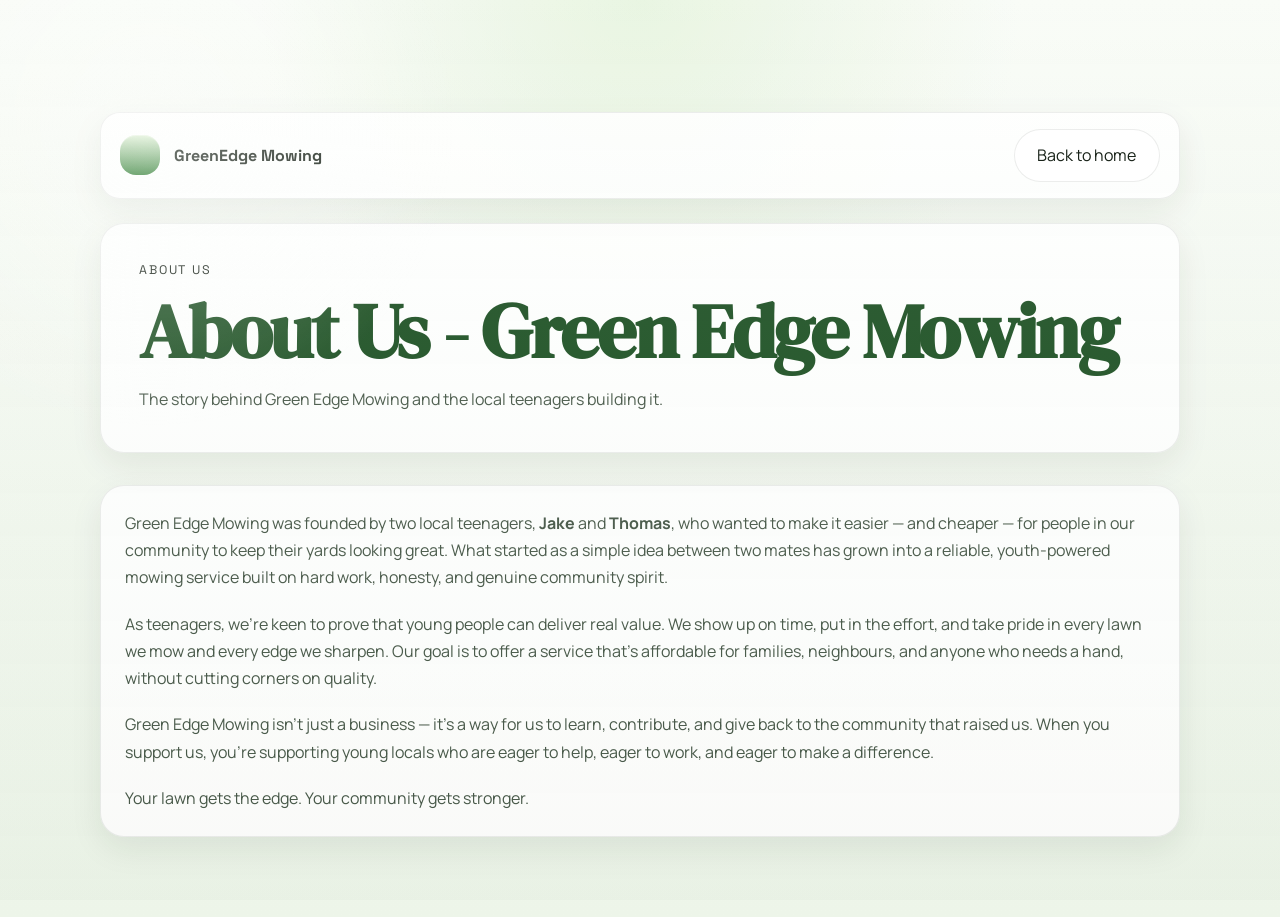
<file: about.html>
<!DOCTYPE html>
<html lang="en">
<head>
    <meta charset="UTF-8">
    <meta name="viewport" content="width=device-width, initial-scale=1.0">
    <title>About Us - Green Edge Mowing</title>
    <meta name="description" content="Learn about the creators of Green Edge Mowing.">
    <link rel="shortcut icon" href="profile%20pic.png" type="image/png">
    <link rel="icon" type="image/png" href="profile%20pic.png">
    <link rel="apple-touch-icon" href="profile%20pic.png">
    <link rel="preconnect" href="https://fonts.googleapis.com">
    <link rel="preconnect" href="https://fonts.gstatic.com" crossorigin>
    <link href="https://fonts.googleapis.com/css2?family=DM+Serif+Display:ital@0;1&family=Manrope:wght@400;500;600;700;800&family=Space+Grotesk:wght@500;700&display=swap" rel="stylesheet">
    <link rel="stylesheet" href="styles.css">
</head>
<body class="pricing-page-body">
    <div class="pricing-page-shell">
        <header class="pricing-page-header">
            <div class="pricing-page-topbar">
                <div class="pricing-page-brand">
                    <span class="brand-mark" aria-hidden="true"></span>
                    <strong>GreenEdge Mowing</strong>
                </div>
                <a class="button button-ghost" href="index.html">Back to home</a>
            </div>

            <section class="pricing-hero-card">
                <p class="pricing-page-eyebrow">About us</p>
                <h1 class="pricing-page-title">About Us - Green Edge Mowing</h1>
                <p class="pricing-page-intro">The story behind Green Edge Mowing and the local teenagers building it.</p>
            </section>
        </header>

        <main>
            <section class="pricing-tier-card">
                <p class="pricing-tier-copy">Green Edge Mowing was founded by two local teenagers, <strong><a href="jake.html">Jake</a></strong> and <strong><a href="thomas.html">Thomas</a></strong>, who wanted to make it easier — and cheaper — for people in our community to keep their yards looking great. What started as a simple idea between two mates has grown into a reliable, youth-powered mowing service built on hard work, honesty, and genuine community spirit.</p>
                <p class="pricing-tier-copy">As teenagers, we’re keen to prove that young people can deliver real value. We show up on time, put in the effort, and take pride in every lawn we mow and every edge we sharpen. Our goal is to offer a service that’s affordable for families, neighbours, and anyone who needs a hand, without cutting corners on quality.</p>
                <p class="pricing-tier-copy">Green Edge Mowing isn’t just a business — it’s a way for us to learn, contribute, and give back to the community that raised us. When you support us, you’re supporting young locals who are eager to help, eager to work, and eager to make a difference.</p>
                <p class="pricing-tier-copy">Your lawn gets the edge. Your community gets stronger.</p>
            </section>
        </main>
    </div>
</body>
</html>
</file>
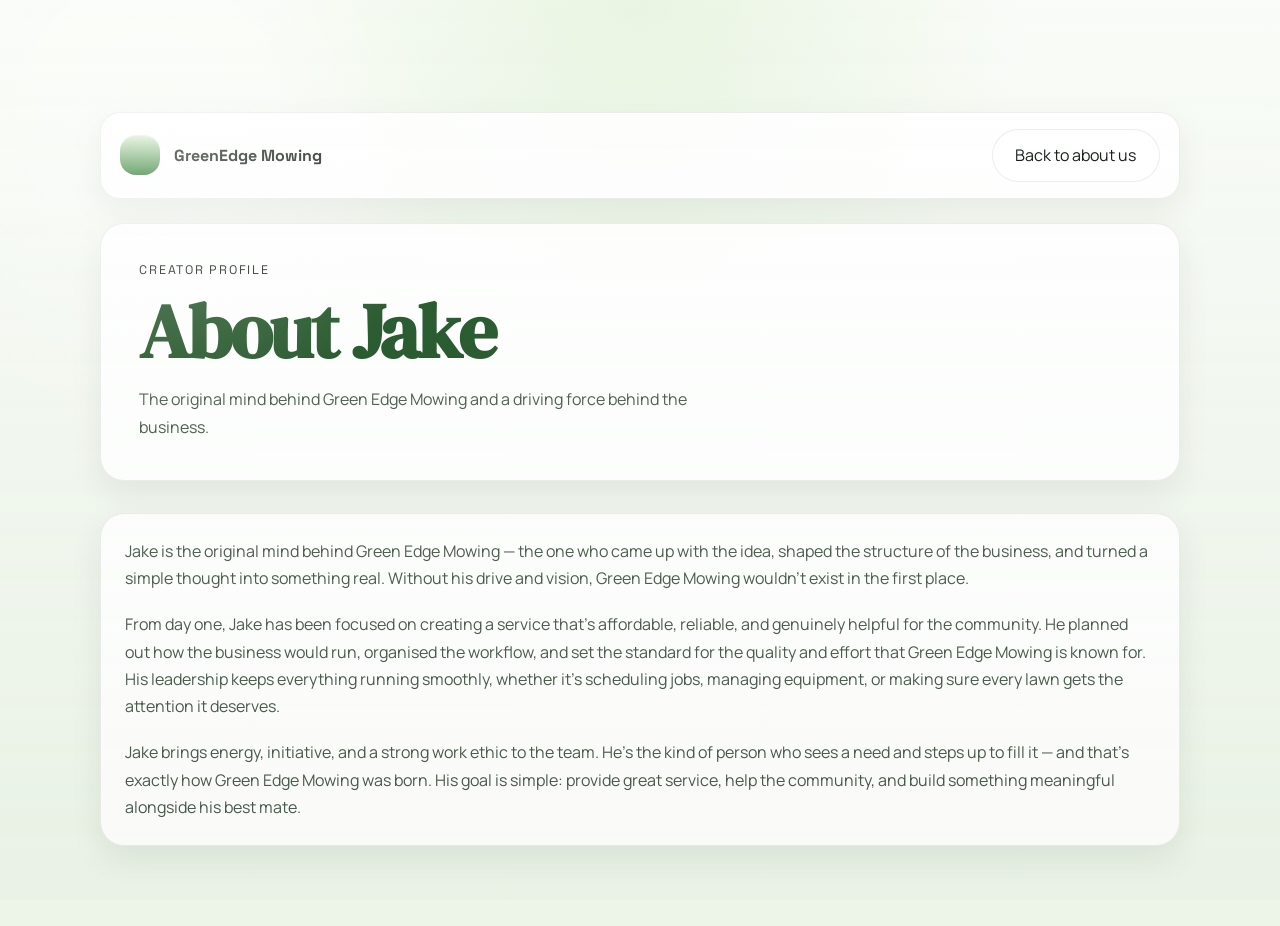
<file: jake.html>
<!DOCTYPE html>
<html lang="en">
<head>
    <meta charset="UTF-8">
    <meta name="viewport" content="width=device-width, initial-scale=1.0">
    <title>About Jake</title>
    <meta name="description" content="Learn more about Jake from Green Edge Mowing.">
    <link rel="shortcut icon" href="profile%20pic.png" type="image/png">
    <link rel="icon" type="image/png" href="profile%20pic.png">
    <link rel="apple-touch-icon" href="profile%20pic.png">
    <link rel="preconnect" href="https://fonts.googleapis.com">
    <link rel="preconnect" href="https://fonts.gstatic.com" crossorigin>
    <link href="https://fonts.googleapis.com/css2?family=DM+Serif+Display:ital@0;1&family=Manrope:wght@400;500;600;700;800&family=Space+Grotesk:wght@500;700&display=swap" rel="stylesheet">
    <link rel="stylesheet" href="styles.css">
</head>
<body class="pricing-page-body">
    <div class="pricing-page-shell">
        <header class="pricing-page-header">
            <div class="pricing-page-topbar">
                <div class="pricing-page-brand">
                    <span class="brand-mark" aria-hidden="true"></span>
                    <strong>GreenEdge Mowing</strong>
                </div>
                <a class="button button-ghost" href="about.html">Back to about us</a>
            </div>

            <section class="pricing-hero-card">
                <p class="pricing-page-eyebrow">Creator profile</p>
                <h1 class="pricing-page-title">About Jake</h1>
                <p class="pricing-page-intro">The original mind behind Green Edge Mowing and a driving force behind the business.</p>
            </section>
        </header>

        <main>
            <section class="pricing-tier-card">
                <p class="pricing-tier-copy">Jake is the original mind behind Green Edge Mowing — the one who came up with the idea, shaped the structure of the business, and turned a simple thought into something real. Without his drive and vision, Green Edge Mowing wouldn’t exist in the first place.</p>
                <p class="pricing-tier-copy">From day one, Jake has been focused on creating a service that’s affordable, reliable, and genuinely helpful for the community. He planned out how the business would run, organised the workflow, and set the standard for the quality and effort that Green Edge Mowing is known for. His leadership keeps everything running smoothly, whether it’s scheduling jobs, managing equipment, or making sure every lawn gets the attention it deserves.</p>
                <p class="pricing-tier-copy">Jake brings energy, initiative, and a strong work ethic to the team. He’s the kind of person who sees a need and steps up to fill it — and that’s exactly how Green Edge Mowing was born. His goal is simple: provide great service, help the community, and build something meaningful alongside his best mate.</p>
            </section>
        </main>
    </div>
</body>
</html>
</file>
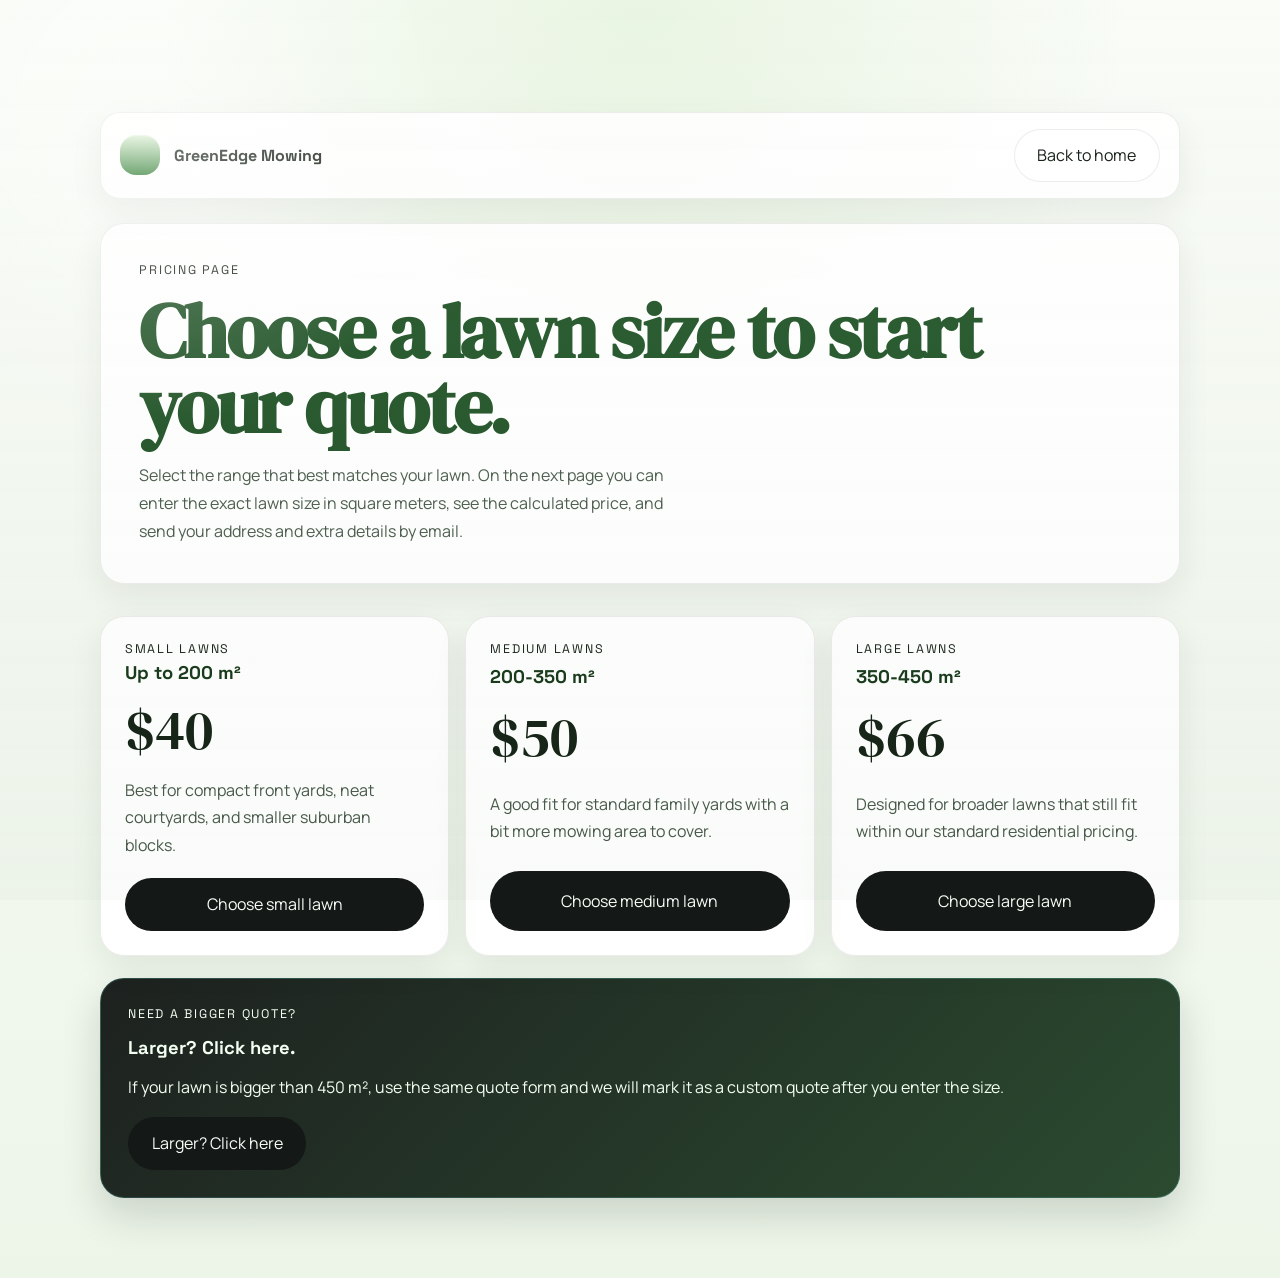
<file: pricing.html>
<!DOCTYPE html>
<html lang="en">
<head>
    <meta charset="UTF-8">
    <meta name="viewport" content="width=device-width, initial-scale=1.0">
    <title>GreenEdge Mowing Pricing</title>
    <meta name="description" content="Choose your lawn size and continue to an instant GreenEdge Mowing quote form.">
    <link rel="shortcut icon" href="profile%20pic.png" type="image/png">
    <link rel="icon" type="image/png" href="profile%20pic.png">
    <link rel="apple-touch-icon" href="profile%20pic.png">
    <link rel="preconnect" href="https://fonts.googleapis.com">
    <link rel="preconnect" href="https://fonts.gstatic.com" crossorigin>
    <link href="https://fonts.googleapis.com/css2?family=DM+Serif+Display:ital@0;1&family=Manrope:wght@400;500;600;700;800&family=Space+Grotesk:wght@500;700&display=swap" rel="stylesheet">
    <link rel="stylesheet" href="styles.css">
</head>
<body class="pricing-page-body">
    <div class="pricing-page-shell">
        <header class="pricing-page-header">
            <div class="pricing-page-topbar">
                <div class="pricing-page-brand">
                    <span class="brand-mark" aria-hidden="true"></span>
                    <strong>GreenEdge Mowing</strong>
                </div>
                <a class="button button-ghost" href="index.html">Back to home</a>
            </div>

            <section class="pricing-hero-card">
                <p class="pricing-page-eyebrow">Pricing page</p>
                <h1 class="pricing-page-title">Choose a lawn size to start your quote.</h1>
                <p class="pricing-page-intro">Select the range that best matches your lawn. On the next page you can enter the exact lawn size in square meters, see the calculated price, and send your address and extra details by email.</p>
            </section>
        </header>

        <main>
            <section class="pricing-tier-grid" aria-label="Lawn size pricing options">
                <article class="pricing-tier-card">
                    <div class="pricing-tier-header">
                        <p class="pricing-page-eyebrow">Small lawns</p>
                        <h2 class="pricing-tier-name">Up to 200 m²</h2>
                    </div>
                    <p class="pricing-tier-price">$40</p>
                    <p class="pricing-tier-copy">Best for compact front yards, neat courtyards, and smaller suburban blocks.</p>
                    <a class="button button-solid pricing-tier-link" href="quote.html?tier=small">Choose small lawn</a>
                </article>

                <article class="pricing-tier-card">
                    <div class="pricing-tier-header">
                        <p class="pricing-page-eyebrow">Medium lawns</p>
                        <h2 class="pricing-tier-name">200-350 m²</h2>
                    </div>
                    <p class="pricing-tier-price">$50</p>
                    <p class="pricing-tier-copy">A good fit for standard family yards with a bit more mowing area to cover.</p>
                    <a class="button button-solid pricing-tier-link" href="quote.html?tier=medium">Choose medium lawn</a>
                </article>

                <article class="pricing-tier-card">
                    <div class="pricing-tier-header">
                        <p class="pricing-page-eyebrow">Large lawns</p>
                        <h2 class="pricing-tier-name">350-450 m²</h2>
                    </div>
                    <p class="pricing-tier-price">$66</p>
                    <p class="pricing-tier-copy">Designed for broader lawns that still fit within our standard residential pricing.</p>
                    <a class="button button-solid pricing-tier-link" href="quote.html?tier=large">Choose large lawn</a>
                </article>
            </section>

            <section class="pricing-larger-cta" aria-label="Larger lawn option">
                <p class="pricing-page-eyebrow">Need a bigger quote?</p>
                <h2 class="pricing-tier-name">Larger? Click here.</h2>
                <p class="pricing-tier-copy">If your lawn is bigger than 450 m², use the same quote form and we will mark it as a custom quote after you enter the size.</p>
                <a class="button button-solid pricing-larger-link" href="quote.html?tier=custom">Larger? Click here</a>
            </section>
        </main>
    </div>
</body>
</html>
</file>
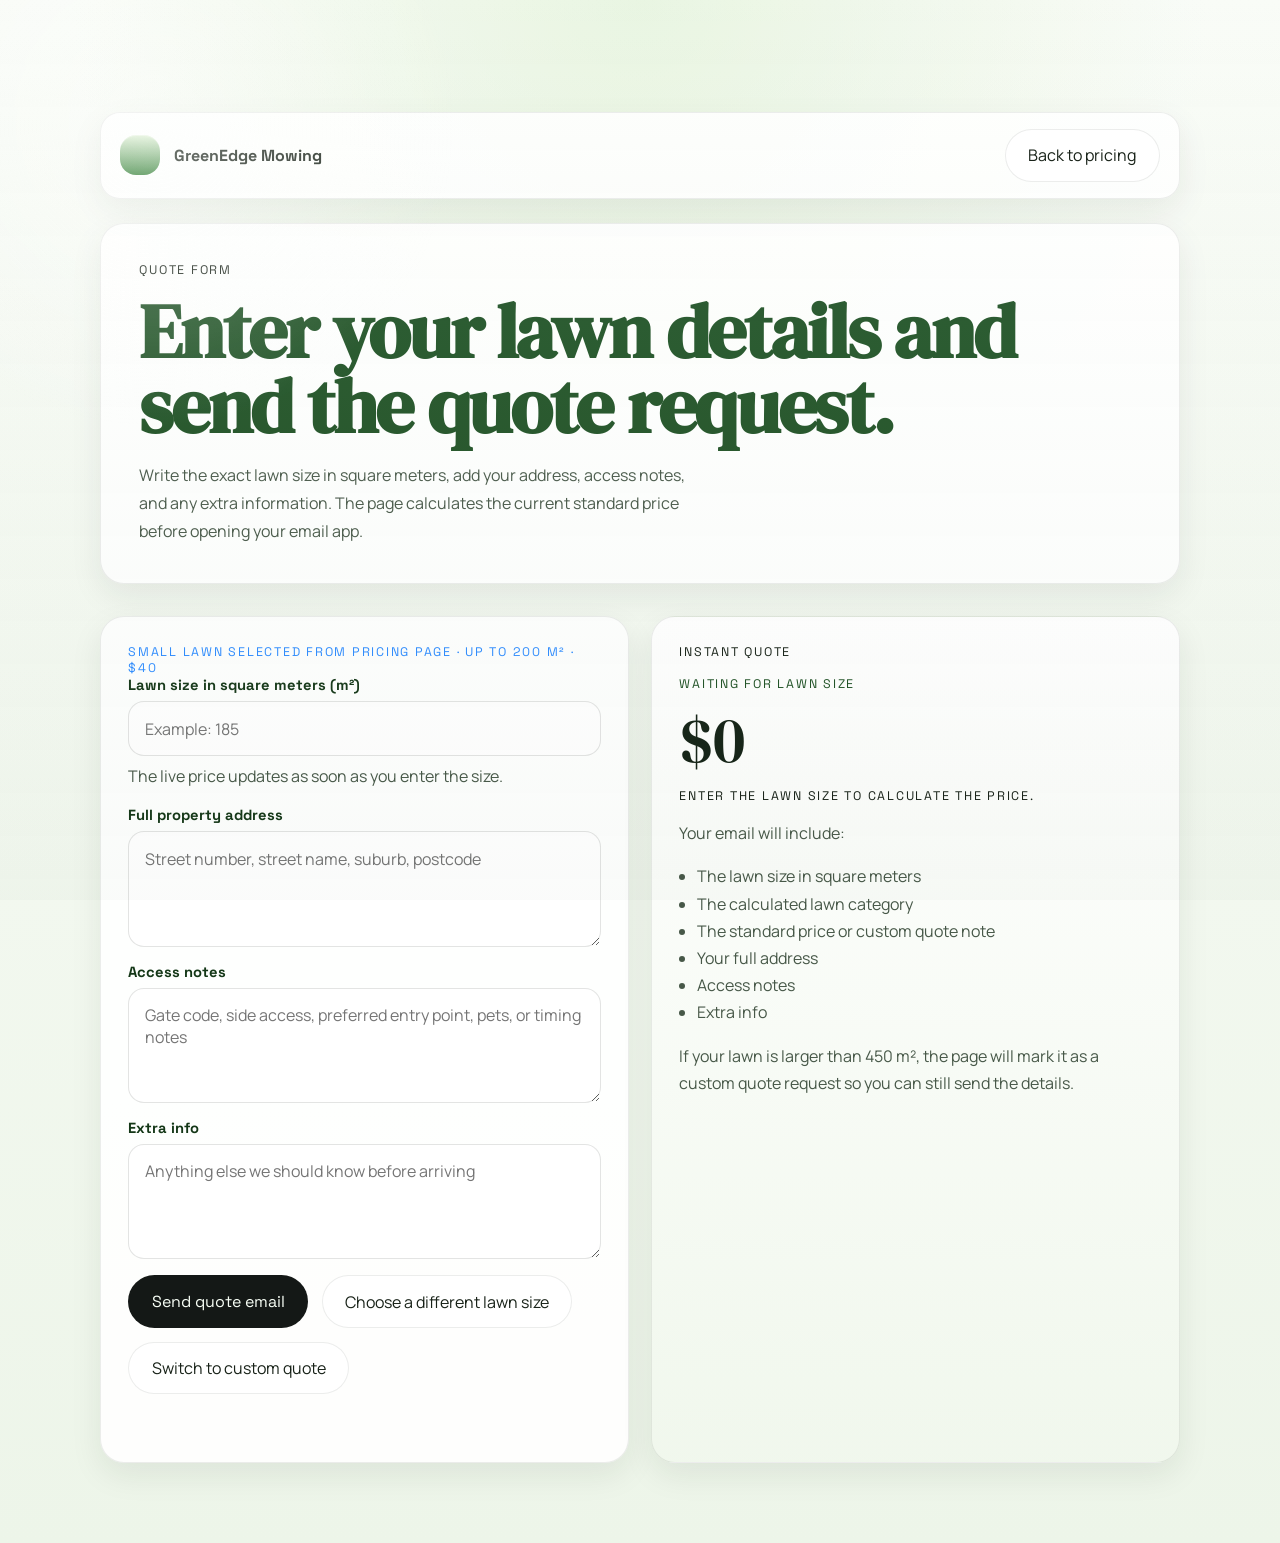
<file: quote.html>
<!DOCTYPE html>
<html lang="en">
<head>
    <meta charset="UTF-8">
    <meta name="viewport" content="width=device-width, initial-scale=1.0">
    <title>GreenEdge Mowing Quote</title>
    <meta name="description" content="Enter your lawn size, address, and extra details to generate a GreenEdge Mowing quote email.">
    <link rel="shortcut icon" href="profile%20pic.png" type="image/png">
    <link rel="icon" type="image/png" href="profile%20pic.png">
    <link rel="apple-touch-icon" href="profile%20pic.png">
    <link rel="preconnect" href="https://fonts.googleapis.com">
    <link rel="preconnect" href="https://fonts.gstatic.com" crossorigin>
    <link href="https://fonts.googleapis.com/css2?family=DM+Serif+Display:ital@0;1&family=Manrope:wght@400;500;600;700;800&family=Space+Grotesk:wght@500;700&display=swap" rel="stylesheet">
    <link rel="stylesheet" href="styles.css">
    <script src="quote.js" defer></script>
</head>
<body class="quote-page-body">
    <div class="quote-page-shell">
        <header class="quote-page-header">
            <div class="quote-page-topbar">
                <div class="quote-page-brand">
                    <span class="brand-mark" aria-hidden="true"></span>
                    <strong>GreenEdge Mowing</strong>
                </div>
                <a class="button button-ghost" href="pricing.html">Back to pricing</a>
            </div>

            <section class="quote-hero-card">
                <p class="quote-page-eyebrow">Quote form</p>
                <h1 class="quote-page-title">Enter your lawn details and send the quote request.</h1>
                <p class="quote-page-intro">Write the exact lawn size in square meters, add your address, access notes, and any extra information. The page calculates the current standard price before opening your email app.</p>
            </section>
        </header>

        <main class="quote-layout">
            <section class="quote-form-card">
                <p class="quote-selected-tier" id="selected-tier-label">Selected range: loading</p>
                <form class="quote-form" id="quote-form">
                    <div class="quote-field">
                        <label for="lawn-size">Lawn size in square meters (m²)</label>
                        <input id="lawn-size" name="lawn-size" type="number" min="1" step="1" inputmode="numeric" placeholder="Example: 185" required>
                        <p class="quote-field-hint">The live price updates as soon as you enter the size.</p>
                    </div>

                    <div class="quote-field">
                        <label for="full-address">Full property address</label>
                        <textarea id="full-address" name="full-address" placeholder="Street number, street name, suburb, postcode" required></textarea>
                    </div>

                    <div class="quote-field">
                        <label for="access-notes">Access notes</label>
                        <textarea id="access-notes" name="access-notes" placeholder="Gate code, side access, preferred entry point, pets, or timing notes"></textarea>
                    </div>

                    <div class="quote-field">
                        <label for="extra-info">Extra info</label>
                        <textarea id="extra-info" name="extra-info" placeholder="Anything else we should know before arriving"></textarea>
                    </div>

                    <div class="quote-actions">
                        <button class="button button-solid" type="submit">Send quote email</button>
                        <a class="button button-ghost" href="pricing.html">Choose a different lawn size</a>
                        <a class="button button-ghost" id="custom-quote-link" href="quote.html?tier=custom" hidden>Switch to custom quote</a>
                    </div>
                    <p class="quote-message" id="quote-message" aria-live="polite"></p>
                    <p class="quote-email-fallback" id="quote-email-fallback" hidden>If your email app does not open, use <a href="mailto:greenedgemowing00@gmail.com" id="quote-email-link">this email link</a> or contact <strong>greenedgemowing00@gmail.com</strong>.</p>
                </form>
            </section>

            <aside class="quote-summary-card" aria-live="polite">
                <p class="quote-summary-label">Instant quote</p>
                <p class="quote-status" id="quote-status">Waiting for lawn size</p>
                <p class="quote-price" id="quote-price">$0</p>
                <p class="quote-price-note" id="quote-price-note">Enter the lawn size to calculate the price.</p>
                <p class="quote-summary-copy">Your email will include:</p>
                <ul class="quote-summary-list">
                    <li>The lawn size in square meters</li>
                    <li>The calculated lawn category</li>
                    <li>The standard price or custom quote note</li>
                    <li>Your full address</li>
                    <li>Access notes</li>
                    <li>Extra info</li>
                </ul>
                <p class="quote-help">If your lawn is larger than 450 m², the page will mark it as a custom quote request so you can still send the details.</p>
            </aside>
        </main>
    </div>
</body>
</html>
</file>
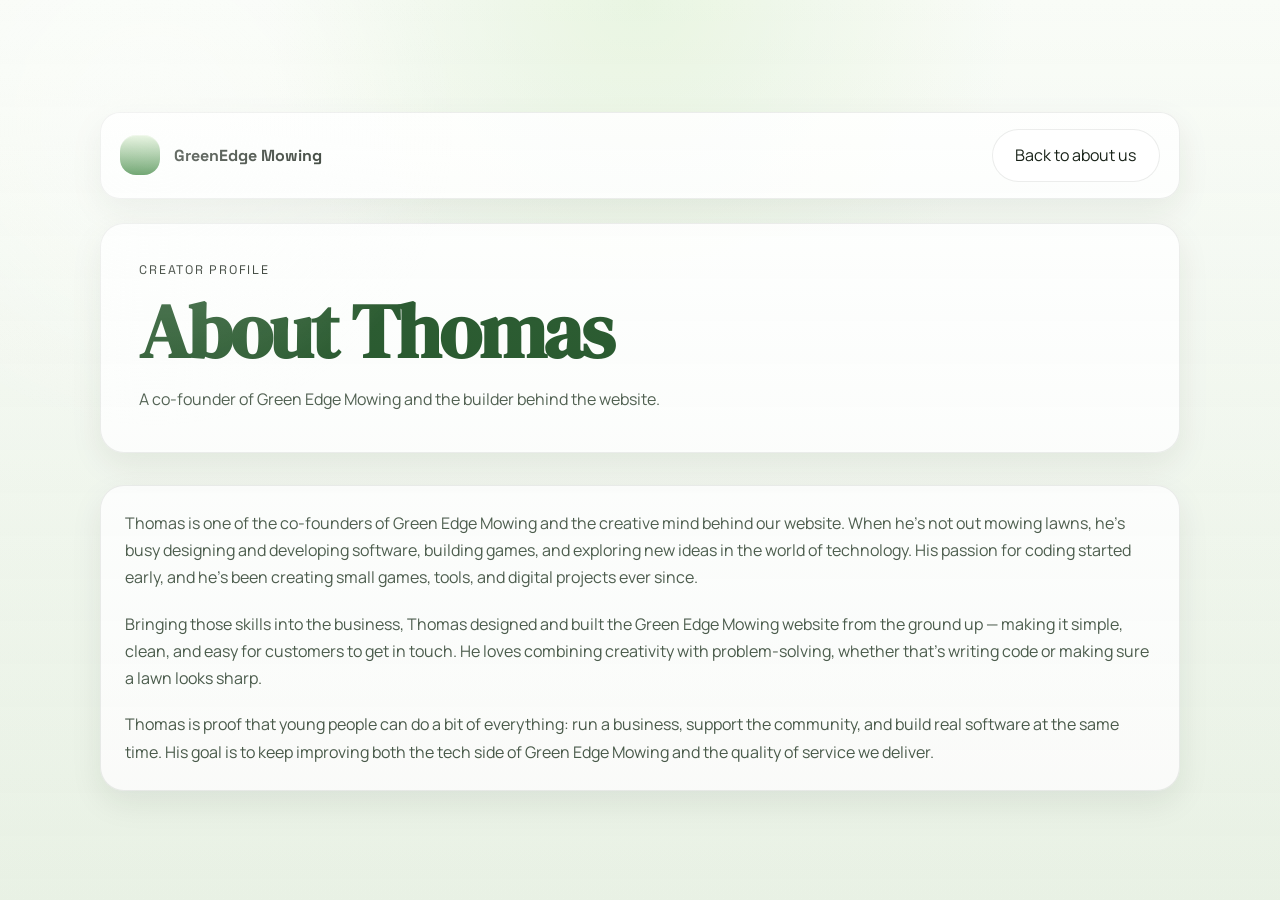
<file: thomas.html>
<!DOCTYPE html>
<html lang="en">
<head>
    <meta charset="UTF-8">
    <meta name="viewport" content="width=device-width, initial-scale=1.0">
    <title>About Thomas</title>
    <meta name="description" content="Learn more about Thomas from Green Edge Mowing.">
    <link rel="shortcut icon" href="profile%20pic.png" type="image/png">
    <link rel="icon" type="image/png" href="profile%20pic.png">
    <link rel="apple-touch-icon" href="profile%20pic.png">
    <link rel="preconnect" href="https://fonts.googleapis.com">
    <link rel="preconnect" href="https://fonts.gstatic.com" crossorigin>
    <link href="https://fonts.googleapis.com/css2?family=DM+Serif+Display:ital@0;1&family=Manrope:wght@400;500;600;700;800&family=Space+Grotesk:wght@500;700&display=swap" rel="stylesheet">
    <link rel="stylesheet" href="styles.css">
</head>
<body class="pricing-page-body">
    <div class="pricing-page-shell">
        <header class="pricing-page-header">
            <div class="pricing-page-topbar">
                <div class="pricing-page-brand">
                    <span class="brand-mark" aria-hidden="true"></span>
                    <strong>GreenEdge Mowing</strong>
                </div>
                <a class="button button-ghost" href="about.html">Back to about us</a>
            </div>

            <section class="pricing-hero-card">
                <p class="pricing-page-eyebrow">Creator profile</p>
                <h1 class="pricing-page-title">About Thomas</h1>
                <p class="pricing-page-intro">A co-founder of Green Edge Mowing and the builder behind the website.</p>
            </section>
        </header>

        <main>
            <section class="pricing-tier-card">
                <p class="pricing-tier-copy">Thomas is one of the co-founders of Green Edge Mowing and the creative mind behind our website. When he’s not out mowing lawns, he’s busy designing and developing software, building games, and exploring new ideas in the world of technology. His passion for coding started early, and he’s been creating small games, tools, and digital projects ever since.</p>
                <p class="pricing-tier-copy">Bringing those skills into the business, Thomas designed and built the Green Edge Mowing website from the ground up — making it simple, clean, and easy for customers to get in touch. He loves combining creativity with problem-solving, whether that’s writing code or making sure a lawn looks sharp.</p>
                <p class="pricing-tier-copy">Thomas is proof that young people can do a bit of everything: run a business, support the community, and build real software at the same time. His goal is to keep improving both the tech side of Green Edge Mowing and the quality of service we deliver.</p>
            </section>
        </main>
    </div>
</body>
</html>
</file>
<file: styles.css>
:root {
    --bg: #eff4e8;
    --surface: rgba(255, 255, 255, 0.94);
    --surface-strong: #ffffff;
    --surface-muted: rgba(249, 250, 247, 0.96);
    --text: #182218;
    --muted: #475848;
    --line: rgba(24, 34, 24, 0.08);
    --accent: #2f7d32;
    --accent-dark: #1e5124;
    --accent-soft: #dff1d5;
    --accent-deep: #143717;
    --neon-aqua: #6ff9ff;
    --neon-blue: #2d8cff;
    --shadow: 0 12px 32px rgba(20, 35, 22, 0.08);
    --radius-xl: 28px;
    --radius-lg: 20px;
    --radius-md: 14px;
    --container: min(980px, calc(100vw - 2.5rem));
    --font-body: "Outfit", "Segoe UI", sans-serif;
    --font-ui: "Space Grotesk", "Segoe UI", sans-serif;
    --font-display: "Space Grotesk", "Segoe UI", sans-serif;
    --font-editorial: "DM Serif Display", "Times New Roman", serif;
    --font-clean: "Manrope", "Segoe UI", sans-serif;
}

* {
    box-sizing: border-box;
}

html {
    scroll-behavior: smooth;
    scroll-padding-top: 7.5rem;
}

body {
    margin: 0;
    min-height: 100vh;
    font-family: var(--font-body);
    color: var(--text);
    -webkit-overflow-scrolling: touch;
    background: linear-gradient(180deg, #f8fbf5 0%, #f1f6ed 100%);
}

body.modal-open {
    overflow: hidden;
}

body.pricing-page-body,
body.quote-page-body {
    font-family: var(--font-clean);
    background:
        radial-gradient(circle at top, rgba(223, 241, 213, 0.7), transparent 34%),
        linear-gradient(180deg, #f9fcf7 0%, #edf5e9 100%);
}

body::before {
    content: "";
    position: fixed;
    inset: 0;
    pointer-events: none;
    background:
        radial-gradient(circle at 12% 14%, rgba(255, 255, 255, 0.32), transparent 22%),
        linear-gradient(180deg, rgba(255, 255, 255, 0.1), rgba(20, 55, 23, 0.02));
}

.profile-badge {
    position: fixed;
    top: 1rem;
    left: 1rem;
    z-index: 18;
    width: 4rem;
    height: 4rem;
    padding: 0.18rem;
    border-radius: 1.25rem;
    background: rgba(255, 255, 255, 0.9);
    box-shadow: 0 10px 24px rgba(20, 35, 22, 0.12);
    backdrop-filter: blur(6px);
}

.profile-badge-image {
    display: block;
    width: 100%;
    height: 100%;
    object-fit: cover;
    border-radius: 1rem;
    border: 2px solid rgba(255, 250, 241, 0.82);
}

a {
    color: inherit;
    text-decoration: none;
}

button,
a.button {
    font: inherit;
}

.page-shell {
    width: var(--container);
    margin: 0 auto;
    padding: 7.75rem 0 5.25rem;
}

.home-action-bar {
    position: fixed;
    top: 1rem;
    left: 50%;
    z-index: 17;
    display: flex;
    flex-wrap: wrap;
    justify-content: center;
    gap: 0.9rem;
    width: min(56rem, calc(100vw - 7.5rem));
    transform: translateX(-50%);
    padding: 0.9rem 1.05rem;
    border-radius: 999px;
    background: #101312;
    border: 1px solid rgba(255, 255, 255, 0.06);
    box-shadow: 0 14px 34px rgba(16, 19, 18, 0.22);
    backdrop-filter: none;
}

.action-chip {
    font-family: var(--font-ui);
    min-height: 2.85rem;
    padding: 0.7rem 1.15rem;
    border: 1px solid transparent;
    border-radius: 999px;
    background: transparent;
    color: #ffffff;
    cursor: pointer;
    box-shadow: none;
    transition: background-color 180ms ease, color 180ms ease, transform 180ms ease;
}

.action-chip:hover,
.action-chip:focus-visible {
    transform: translateY(-1px);
    background: rgba(255, 255, 255, 0.1);
    outline: none;
}

.action-chip-primary {
    position: relative;
    background: rgba(255, 255, 255, 0.08);
    font-weight: 700;
}

.action-chip-primary::before {
    content: "";
    position: absolute;
    inset: 0;
    border-radius: inherit;
    background: linear-gradient(90deg, #00c4cc 0%, #7d2ae8 100%);
    opacity: 0;
    transition: opacity 180ms ease;
    z-index: -1;
}

.action-chip-primary:hover::before,
.action-chip-primary:focus-visible::before {
    opacity: 1;
}

.action-chip-secondary:hover,
.action-chip-secondary:focus-visible {
    background: rgba(255, 255, 255, 0.08);
}

.hero {
    position: relative;
    padding: 1.6rem 0 3.5rem;
}

.hero::before {
    content: "";
    position: absolute;
    inset: -0.5rem 0 auto;
    height: 18rem;
    border-radius: calc(var(--radius-xl) + 8px);
    background: linear-gradient(180deg, rgba(223, 241, 213, 0.8), rgba(255, 255, 255, 0.25));
    z-index: -1;
    filter: none;
}

.topbar,
.hero-grid,
.section,
.cta-panel {
    background: var(--surface);
    backdrop-filter: blur(8px);
    border: 1px solid var(--line);
    box-shadow: var(--shadow);
}

.topbar {
    display: flex;
    flex-direction: column;
    gap: 1.35rem;
    padding: 1.35rem 1.55rem;
    border-radius: var(--radius-xl);
    background: rgba(255, 255, 255, 0.86);
    justify-content: center;
    text-align: center;
}

.brand-lockup {
    display: flex;
    align-items: center;
    gap: 1rem;
    justify-content: center;
    width: 100%;
}

.brand-mark {
    width: 2.5rem;
    height: 2.5rem;
    border-radius: 1rem;
    background:
        linear-gradient(180deg, #dff1d5, #2f7d32);
    box-shadow: inset 0 1px 0 rgba(255, 255, 255, 0.35);
}

.eyebrow,
.section-kicker,
.modal-tag,
.card-label {
    margin: 0;
    font-family: var(--font-ui);
    text-transform: uppercase;
    letter-spacing: 0.18em;
    font-size: 0.72rem;
    color: var(--muted);
}

.topbar h1,
.hero-copy h1,
h2,
h3 {
    margin: 0;
    line-height: 1.05;
    color: var(--accent-dark);
}

.topbar h1,
.section h2,
.cta-panel h2,
.modal-panel h2,
#showcase-media-title,
#services-title,
#process-title,
#cta-title {
    font-family: var(--font-display);
}

h3,
.brand-lockup,
.social-link,
.button,
.process-list strong,
.modal-close {
    font-family: var(--font-ui);
}

.topbar h1 {
    font-size: clamp(2.6rem, 8vw, 5.2rem);
    max-width: none;
    letter-spacing: -0.04em;
}

.hero-grid {
    display: grid;
    gap: 1.75rem;
    margin-top: 2.25rem;
    padding: 2.9rem 2.7rem;
    border-radius: var(--radius-xl);
    background: rgba(255, 255, 255, 0.92);
    text-align: center;
    justify-items: center;
}

.hero-copy {
    display: grid;
    gap: 2rem;
    max-width: 52rem;
    justify-items: center;
}

.hero-lead {
    margin: 0;
    font-family: var(--font-ui);
    font-size: clamp(1.05rem, 3vw, 1.35rem);
    color: var(--accent-dark);
}

.hero-description,
.split-copy p,
.info-card p,
.process-list span,
.liability-copy,
.email-tutorial p,
.email-fallback,
.modal-step > p {
    margin: 0;
    max-width: 56ch;
    font-size: 0.96rem;
    line-height: 1.72;
    color: var(--muted);
}

.modal-actions {
    display: flex;
    flex-direction: column;
    gap: 1rem;
}

.button {
    position: relative;
    isolation: isolate;
    display: inline-flex;
    justify-content: center;
    align-items: center;
    min-height: 3.25rem;
    padding: 0.9rem 1.4rem;
    border-radius: 999px;
    border: 1px solid transparent;
    cursor: pointer;
    overflow: hidden;
    transition: transform 180ms ease, background-color 180ms ease, border-color 180ms ease, box-shadow 180ms ease, color 180ms ease;
}

.button::before {
    content: "";
    position: absolute;
    inset: -3px;
    border-radius: inherit;
    padding: 3px;
    background: linear-gradient(90deg, var(--neon-aqua) 0%, rgba(71, 255, 222, 0.92) 25%, var(--neon-blue) 50%, rgba(71, 255, 222, 0.92) 75%, var(--neon-aqua) 100%);
    background-size: 200% 100%;
    opacity: 0;
    transform: scale(0.94);
    transition: opacity 240ms ease, transform 260ms cubic-bezier(0.22, 1, 0.36, 1), filter 240ms ease, background-position 280ms ease;
    -webkit-mask: linear-gradient(#fff 0 0) content-box, linear-gradient(#fff 0 0);
    mask: linear-gradient(#fff 0 0) content-box, linear-gradient(#fff 0 0);
    -webkit-mask-composite: xor;
    mask-composite: exclude;
}

.button::after {
    content: "";
    position: absolute;
    inset: 0;
    border-radius: inherit;
    background: linear-gradient(115deg, rgba(111, 249, 255, 0.26) 0%, rgba(45, 140, 255, 0.1) 40%, rgba(111, 249, 255, 0.22) 72%, rgba(45, 140, 255, 0.16) 100%);
    background-size: 180% 180%;
    opacity: 0;
    transition: opacity 240ms ease, transform 260ms cubic-bezier(0.22, 1, 0.36, 1), background-position 300ms ease;
    transform: scale(0.98);
    z-index: -1;
}

.button:hover,
.button:focus-visible {
    transform: translateY(-1px);
}

.button:focus-visible,
.modal-close:focus-visible {
    outline: 3px solid rgba(47, 125, 50, 0.28);
    outline-offset: 3px;
}

.button-solid {
    background: #141816;
    color: #f8fff6;
    box-shadow: none;
}

.button-solid:hover,
.button-solid:focus-visible {
    background: #232926;
    box-shadow: none;
}

.button-solid:hover::before,
.button-solid:focus-visible::before,
.button-solid:hover::after,
.button-solid:focus-visible::after {
    opacity: 1;
    transform: scale(1.01);
}

.button-solid:hover::before,
.button-solid:focus-visible::before {
    animation: button-wave-border 2.8s ease-in-out infinite;
    background-position: 100% 50%;
    filter: drop-shadow(0 0 8px rgba(111, 249, 255, 0.22));
}

.button-solid:hover::after,
.button-solid:focus-visible::after {
    transform: scale(1);
    animation: button-wave-fill 3.2s ease-in-out infinite;
    background-position: 100% 50%;
}

.button-solid:active {
    background: #2d3531;
    color: #f8fff6;
    box-shadow: none;
    transform: translateY(0);
}

.button-solid:active::before,
.button-solid:active::after {
    opacity: 1;
}

.button-solid:active::before {
    animation: none;
    transform: scale(1.01);
    filter: drop-shadow(0 0 8px rgba(111, 249, 255, 0.28));
}

.button-solid:active::after {
    transform: scale(1);
    background: linear-gradient(135deg, rgba(45, 140, 255, 0.52), rgba(111, 249, 255, 0.68));
}

.cta-order-button {
    min-height: 4.4rem;
    padding: 1.15rem 2rem;
    font-size: clamp(1.05rem, 2.4vw, 1.28rem);
    font-weight: 700;
    letter-spacing: 0.01em;
    background: linear-gradient(135deg, #111713 0%, #1f3b23 48%, #2f7d32 100%);
    border: 1px solid rgba(111, 249, 255, 0.22);
    box-shadow: 0 18px 34px rgba(20, 35, 22, 0.14);
}

.cta-order-button:hover,
.cta-order-button:focus-visible {
    background: linear-gradient(135deg, #151b17 0%, #244728 52%, #37943b 100%);
    box-shadow: 0 22px 40px rgba(20, 35, 22, 0.18);
}

.cta-order-button::after {
    background: radial-gradient(circle at 18% 50%, rgba(111, 249, 255, 0.32), transparent 34%),
        radial-gradient(circle at 82% 50%, rgba(45, 140, 255, 0.22), transparent 36%),
        linear-gradient(135deg, rgba(111, 249, 255, 0.08), rgba(45, 140, 255, 0.04));
}

.button-ghost {
    background: var(--surface-strong);
    border-color: var(--line);
    color: var(--text);
}

.button-ghost:hover,
.button-ghost:focus-visible {
    border-color: rgba(45, 140, 255, 0.3);
    box-shadow: 0 16px 28px rgba(24, 34, 24, 0.08), 0 0 0 2px rgba(111, 249, 255, 0.14);
}

@keyframes button-wave-border {
    from {
        transform: scale(1.01);
        background-position: 0% 50%;
    }

    50% {
        transform: scale(1.015);
        background-position: 100% 50%;
    }

    to {
        transform: scale(1.01);
        background-position: 0% 50%;
    }
}

@keyframes button-wave-fill {
    from {
        transform: scale(1);
        background-position: 0% 50%;
    }

    50% {
        transform: scale(1.012);
        background-position: 100% 50%;
    }

    to {
        transform: scale(1);
        background-position: 0% 50%;
    }
}

.info-card,
.process-list,
.cta-panel {
    border-radius: var(--radius-lg);
}
.hero-list,
.email-tutorial ul {
    margin: 0;
    padding-left: 1.1rem;
    color: var(--text);
    line-height: 1.7;
}

.social-links,
.promo-links {
    display: flex;
    flex-wrap: wrap;
    gap: 0.65rem;
}

.social-link {
    display: inline-flex;
    align-items: center;
    justify-content: center;
    font-family: var(--font-ui);
    min-height: 2.5rem;
    padding: 0.65rem 1rem;
    border-radius: 999px;
    background: rgba(255, 255, 255, 0.92);
    border: 1px solid rgba(24, 34, 24, 0.08);
    color: var(--accent-deep);
    box-shadow: none;
    transition: transform 180ms ease, background-color 180ms ease, border-color 180ms ease;
}

.social-link-button {
    font: inherit;
    cursor: pointer;
}

.promo-contact-button {
    min-height: 2.1rem;
    padding: 0.45rem 0.8rem;
    font-size: 0.84rem;
}

.social-link:hover,
.social-link:focus-visible {
    transform: translateY(-1px);
    border-color: rgba(24, 34, 24, 0.14);
    background: #ffffff;
}

.section {
    margin-top: 1.4rem;
    padding: 2.4rem;
    border-radius: var(--radius-xl);
    text-align: center;
}

.section:nth-of-type(1) {
    background: rgba(255, 255, 255, 0.94);
}

.section:nth-of-type(2) {
    background: rgba(255, 255, 255, 0.94);
    color: var(--text);
}

.section:nth-of-type(2) .section-kicker,
.section:nth-of-type(2) p,
.section:nth-of-type(2) .card-label,
.section:nth-of-type(2) h2,
.section:nth-of-type(2) h3 {
    color: inherit;
}

.section:nth-of-type(3) {
    background: rgba(255, 255, 255, 0.94);
}

.section-grid,
.split-section {
    display: grid;
    gap: 2.8rem;
}

.services-section {
    display: grid;
    gap: 1.9rem;
}

.services-heading {
    display: grid;
    justify-items: center;
    gap: 0.8rem;
}

.showcase-section {
    display: grid;
    gap: 2.3rem;
    overflow: hidden;
}

.showcase-section-bottom {
    margin-top: 2rem;
    width: min(50rem, calc(100vw - 2rem));
    margin-left: auto;
    margin-right: auto;
    padding: 0.55rem;
    border-radius: 1.2rem;
    background: rgba(255, 255, 255, 0.7);
    border: 1px solid rgba(24, 34, 24, 0.08);
    box-shadow: 0 10px 24px rgba(20, 35, 22, 0.06);
}

.showcase-copy {
    display: grid;
    gap: 1.35rem;
    max-width: 42rem;
    justify-self: center;
}

.showcase-stage {
    position: relative;
    min-height: 24rem;
    border-radius: var(--radius-lg);
    overflow: hidden;
    background: rgba(255, 255, 255, 0.08);
    border: 1px solid rgba(255, 255, 255, 0.12);
    isolation: isolate;
}

.showcase-stage-double {
    display: grid;
    grid-template-columns: repeat(2, minmax(0, 20rem));
    justify-content: center;
    gap: 0.55rem;
    min-height: unset;
    background: transparent;
    border: 0;
    border-radius: 0.95rem;
}

.showcase-stage.is-transitioning .showcase-media-frame,
.showcase-stage.is-transitioning .showcase-overlay-static {
    opacity: 0;
    transform: translateY(1rem) scale(0.972);
    filter: blur(10px);
}

.showcase-stage.is-entering .showcase-media-frame,
.showcase-stage.is-entering .showcase-overlay-static {
    opacity: 1;
    transform: translateY(0) scale(1);
    filter: blur(0);
}

.showcase-stage::after {
    content: "";
    position: absolute;
    inset: 0;
    background: linear-gradient(120deg, transparent 20%, rgba(255, 255, 255, 0.16) 50%, transparent 80%);
    opacity: 0;
    pointer-events: none;
    transform: translateX(-110%);
}

.showcase-stage.is-transitioning::after {
    opacity: 1;
    animation: showcase-sheen 560ms ease;
}

.showcase-feature {
    display: grid;
    gap: 0;
    min-height: 100%;
}

.showcase-feature-dual {
    min-width: 0;
}

.showcase-media-frame {
    position: relative;
    overflow: hidden;
    min-height: 20rem;
    background: #0f1d10;
    transition: opacity 420ms ease, transform 420ms ease, filter 420ms ease;
}

.showcase-media-frame-compact {
    min-height: 10rem;
    border-radius: 0.9rem;
}

.showcase-media-video {
    display: block;
    width: 100%;
    height: 100%;
    min-height: 20rem;
    object-fit: cover;
    background: #0f1d10;
}

.showcase-media-image {
    display: block;
    width: 100%;
    height: 100%;
    min-height: 20rem;
    object-fit: cover;
    background: #0f1d10;
}

.showcase-media-image[hidden],
.showcase-media-video[hidden] {
    display: none;
}

@keyframes showcase-sheen {
    from {
        opacity: 0;
        transform: translateX(-110%);
    }

    20% {
        opacity: 0.55;
    }

    to {
        opacity: 0;
        transform: translateX(110%);
    }
}

.section h2,
.cta-panel h2,
.modal-panel h2 {
    font-size: clamp(1.5rem, 4.4vw, 2.4rem);
}

.service-grid {
    display: grid;
    gap: 1.9rem;
    align-items: stretch;
    justify-items: center;
}

.info-card {
    padding: 2rem;
    background: linear-gradient(180deg, rgba(239, 248, 235, 0.96), rgba(223, 241, 213, 0.92));
    border: 1px solid rgba(47, 125, 50, 0.18);
    text-align: center;
    box-shadow: inset 0 1px 0 rgba(255, 255, 255, 0.45);
}

.info-card h3,
.email-tutorial h3 {
    margin-bottom: 0.55rem;
    font-size: 1.15rem;
}

.process-list {
    display: grid;
    gap: 1.5rem;
    list-style: none;
    padding: 0;
    margin: 0;
}

.process-list li {
    display: grid;
    gap: 0.85rem;
    padding: 1.8rem;
    background: #ffffff;
    border: 1px solid var(--line);
    border-radius: var(--radius-md);
    text-align: center;
}

.process-list strong {
    font-size: 0.92rem;
    color: var(--accent-dark);
}

.cta-panel {
    display: grid;
    gap: 1.9rem;
    align-items: center;
    margin-top: 1.4rem;
    padding: 2.4rem;
    background: rgba(255, 255, 255, 0.94);
    color: var(--text);
    text-align: center;
    justify-items: center;
}

.cta-panel .section-kicker,
.cta-panel h2,
.cta-panel p {
    color: inherit;
}

.modal {
    position: fixed;
    inset: 0;
    display: grid;
    place-items: center;
    padding: 1rem;
    z-index: 20;
}

.modal[hidden] {
    display: none;
}

.promo-float {
    position: fixed;
    right: 1rem;
    bottom: 1rem;
    z-index: 16;
    width: min(16rem, calc(100vw - 2rem));
    display: grid;
    gap: 0.65rem;
    padding: 0.7rem;
    border-radius: 1rem;
    background: rgba(255, 255, 255, 0.96);
    border: 1px solid rgba(24, 34, 24, 0.1);
    box-shadow: 0 12px 28px rgba(24, 34, 24, 0.14);
    backdrop-filter: blur(10px);
    opacity: 0;
    transform: translateY(1.25rem) scale(0.96);
    transition: opacity 220ms ease, transform 260ms cubic-bezier(0.22, 1, 0.36, 1);
}

.promo-float.is-visible {
    opacity: 1;
    transform: translateY(0) scale(1);
}

.promo-float.is-suppressed {
    opacity: 0;
    transform: translateY(1rem) scale(0.96);
    pointer-events: none;
}

.promo-close {
    position: absolute;
    top: 0.55rem;
    right: 0.55rem;
    width: 2rem;
    height: 2rem;
    border: 0;
    border-radius: 999px;
    background: rgba(24, 34, 24, 0.08);
    color: var(--text);
    cursor: pointer;
}

.promo-media-wrap {
    overflow: hidden;
    border-radius: 0.8rem;
    background: linear-gradient(145deg, rgba(20, 55, 23, 0.94), rgba(45, 113, 50, 0.88));
    min-height: 8.5rem;
}

.promo-media {
    display: block;
    width: 100%;
    height: 8.5rem;
    object-fit: cover;
}

.promo-copy {
    display: grid;
    gap: 0.25rem;
}

.promo-copy p:last-child {
    margin: 0;
    color: var(--muted);
    line-height: 1.55;
}

.modal-backdrop {
    position: absolute;
    inset: 0;
    background: rgba(10, 16, 10, 0.55);
    backdrop-filter: blur(8px);
}

.modal-panel {
    position: relative;
    width: min(100%, 42rem);
    padding: 2.1rem;
    border-radius: var(--radius-xl);
    background: #fffaf2;
    border: 1px solid rgba(24, 34, 24, 0.12);
    box-shadow: 0 18px 40px rgba(20, 35, 22, 0.16);
}

.modal-close {
    position: absolute;
    top: 0.9rem;
    right: 0.9rem;
    width: 2.5rem;
    height: 2.5rem;
    border: 0;
    border-radius: 999px;
    background: rgba(24, 34, 24, 0.08);
    color: var(--text);
    cursor: pointer;
}

.modal-step {
    display: none;
    gap: 1.6rem;
    padding-top: 2.2rem;
}

.modal-step.is-active {
    display: grid;
}

.agreement-screen {
    display: grid;
    gap: 1.6rem;
    padding: 1.75rem;
    border-radius: var(--radius-lg);
    background: linear-gradient(150deg, rgba(39, 118, 49, 0.96), rgba(20, 55, 23, 0.98));
    color: #f0fff1;
    border: 1px solid rgba(111, 249, 255, 0.26);
    box-shadow: inset 0 1px 0 rgba(255, 255, 255, 0.1);
}

.agreement-screen .modal-tag,
.agreement-screen p,
.agreement-screen h2 {
    color: inherit;
}

.pricing-page-shell,
.quote-page-shell {
    width: min(1080px, calc(100vw - 2.5rem));
    margin: 0 auto;
    padding: 7rem 0 5rem;
}

.pricing-page-header,
.quote-page-header {
    display: grid;
    gap: 1.5rem;
    margin-bottom: 2rem;
}

.pricing-page-topbar,
.quote-page-topbar {
    display: flex;
    align-items: center;
    justify-content: space-between;
    gap: 1rem;
    padding: 1rem 1.2rem;
    border-radius: var(--radius-lg);
    background: rgba(255, 255, 255, 0.88);
    border: 1px solid rgba(24, 34, 24, 0.08);
    box-shadow: var(--shadow);
}

.pricing-page-brand,
.quote-page-brand {
    display: flex;
    align-items: center;
    gap: 0.85rem;
    font-family: var(--font-ui);
    font-weight: 700;
}

.pricing-page-brand strong,
.quote-page-brand strong {
    font-family: var(--font-ui);
    font-weight: 700;
}

.pricing-hero-card,
.quote-hero-card,
.quote-form-card,
.quote-summary-card,
.pricing-tier-card {
    border-radius: 24px;
    background: rgba(255, 255, 255, 0.9);
    border: 1px solid rgba(24, 34, 24, 0.08);
    box-shadow: var(--shadow);
}

.pricing-hero-card,
.quote-hero-card {
    display: grid;
    gap: 1rem;
    padding: 2.4rem;
}

.pricing-page-title,
.quote-page-title {
    margin: 0;
    font-family: var(--font-editorial);
    font-size: clamp(2.8rem, 6vw, 4.8rem);
    line-height: 0.98;
    letter-spacing: -0.03em;
    color: var(--accent-dark);
}

.pricing-page-intro,
.quote-page-intro {
    margin: 0;
    max-width: 56ch;
    font-size: 1rem;
    line-height: 1.75;
    color: var(--muted);
}

.pricing-page-eyebrow,
.quote-page-eyebrow,
.quote-summary-label,
.quote-selected-tier,
.quote-price-note,
.quote-status {
    margin: 0;
    font-family: var(--font-ui);
    text-transform: uppercase;
    letter-spacing: 0.14em;
    font-size: 0.78rem;
}

.pricing-tier-grid {
    display: grid;
    gap: 1rem;
}

.pricing-tier-card {
    display: grid;
    gap: 1.2rem;
    padding: 1.5rem;
}

.pricing-tier-header {
    display: grid;
    gap: 0.4rem;
}

.pricing-tier-name {
    margin: 0;
    font-family: var(--font-ui);
    font-size: 1.15rem;
    color: var(--accent-deep);
}

.pricing-tier-range,
.pricing-tier-copy,
.quote-help,
.quote-field-hint,
.quote-summary-copy,
.quote-summary-list,
.quote-message {
    margin: 0;
    color: var(--muted);
    line-height: 1.7;
}

.pricing-tier-price {
    margin: 0;
    font-family: var(--font-editorial);
    font-size: clamp(2.2rem, 6vw, 3.5rem);
    line-height: 1;
    color: #132215;
}

.pricing-tier-link {
    width: 100%;
}

.pricing-larger-cta {
    display: grid;
    gap: 1rem;
    margin-top: 1.4rem;
    padding: 1.7rem;
    border-radius: 24px;
    background: linear-gradient(135deg, rgba(20, 24, 22, 0.96), rgba(34, 67, 39, 0.96));
    border: 1px solid rgba(111, 249, 255, 0.18);
    box-shadow: 0 18px 38px rgba(20, 35, 22, 0.16);
}

.pricing-larger-cta .pricing-page-eyebrow,
.pricing-larger-cta .pricing-tier-name,
.pricing-larger-cta .pricing-tier-copy {
    color: #f3fff1;
}

.pricing-larger-link {
    width: fit-content;
}

.quote-layout {
    display: grid;
    gap: 1.4rem;
}

.quote-form-card,
.quote-summary-card {
    padding: 1.7rem;
}

.quote-form {
    display: grid;
    gap: 1rem;
}

.quote-field {
    display: grid;
    gap: 0.45rem;
}

.quote-field label {
    font-family: var(--font-ui);
    font-size: 0.92rem;
    font-weight: 700;
    color: var(--accent-deep);
}

.quote-field input,
.quote-field textarea,
.quote-field select {
    width: 100%;
    padding: 0.95rem 1rem;
    border-radius: 16px;
    border: 1px solid rgba(24, 34, 24, 0.12);
    background: #ffffff;
    font: inherit;
    color: var(--text);
    transition: border-color 180ms ease, box-shadow 180ms ease;
}

.quote-field input:focus,
.quote-field textarea:focus,
.quote-field select:focus {
    outline: none;
    border-color: rgba(45, 140, 255, 0.44);
    box-shadow: 0 0 0 4px rgba(45, 140, 255, 0.12);
}

.quote-field textarea {
    min-height: 7.2rem;
    resize: vertical;
}

.quote-summary-card {
    display: grid;
    gap: 1rem;
    align-content: start;
    background: linear-gradient(180deg, rgba(255, 255, 255, 0.96), rgba(240, 247, 236, 0.96));
}

.quote-status {
    color: var(--accent-dark);
}

.quote-selected-tier {
    color: var(--neon-blue);
}

.quote-price {
    margin: 0;
    font-family: var(--font-editorial);
    font-size: clamp(2.6rem, 7vw, 4rem);
    line-height: 1;
    color: #132215;
}

.quote-summary-list {
    padding-left: 1.1rem;
}

.quote-actions {
    display: flex;
    flex-wrap: wrap;
    gap: 0.85rem;
}

.quote-message {
    min-height: 1.5rem;
}

.quote-email-fallback {
    margin: 0;
    color: var(--muted);
    line-height: 1.7;
}

.quote-email-fallback a {
    color: var(--accent-dark);
    text-decoration: underline;
    text-underline-offset: 0.16em;
}

.quote-message.is-error {
    color: #a3261c;
}

.quote-message.is-success {
    color: var(--accent-dark);
}

.pricing-screen {
    display: grid;
    gap: 1.35rem;
}

.pricing-grid {
    display: grid;
    gap: 1rem;
}

.pricing-card {
    display: grid;
    gap: 0.35rem;
    padding: 1.35rem;
    border-radius: var(--radius-md);
    background: linear-gradient(180deg, #f7fbf4, #e6f2df);
    border: 1px solid rgba(47, 125, 50, 0.18);
}

.pricing-label,
.pricing-price,
.pricing-range {
    margin: 0;
}

.pricing-label {
    font-family: var(--font-ui);
    font-size: 0.92rem;
    text-transform: uppercase;
    letter-spacing: 0.08em;
    color: var(--accent-dark);
}

.pricing-price {
    font-family: var(--font-display);
    font-size: clamp(1.9rem, 5vw, 2.6rem);
    color: var(--accent-deep);
}

.pricing-range {
    color: var(--muted);
}

.email-tutorial {
    display: grid;
    gap: 1.25rem;
    padding: 1.6rem;
    border-radius: var(--radius-md);
    background: #eef6e9;
    border: 1px solid rgba(47, 125, 50, 0.16);
}

.tutorial-scroll {
    max-height: 16rem;
    overflow-y: auto;
    padding-right: 0.35rem;
}

.tutorial-scroll::-webkit-scrollbar {
    width: 0.65rem;
}

.tutorial-scroll::-webkit-scrollbar-thumb {
    background: linear-gradient(180deg, var(--accent), var(--neon-blue));
    border-radius: 999px;
}

@media (min-width: 720px) {
    .page-shell {
        padding: 8rem 0 5.6rem;
    }

    .topbar {
        flex-direction: row;
        justify-content: center;
        align-items: center;
        padding: 1.5rem 1.7rem;
    }

    .hero-grid,
    .section-grid,
    .split-section,
    .cta-panel {
        grid-template-columns: repeat(2, minmax(0, 1fr));
    }

    .hero-grid {
        align-items: center;
        padding: 3.3rem 3rem;
        grid-template-columns: minmax(0, 1fr);
    }

    .service-grid {
        grid-template-columns: repeat(3, minmax(0, 1fr));
    }

    .modal-actions {
        flex-direction: row;
        flex-wrap: wrap;
    }

    .pricing-grid {
        grid-template-columns: repeat(3, minmax(0, 1fr));
    }

    .pricing-tier-grid,
    .quote-layout {
        grid-template-columns: repeat(2, minmax(0, 1fr));
    }

    .pricing-tier-grid {
        grid-template-columns: repeat(3, minmax(0, 1fr));
    }

    .cta-panel {
        justify-content: center;
    }
}

@media (min-width: 1024px) {
    .page-shell {
        padding-top: 8.25rem;
    }

    .hero {
        padding-bottom: 4rem;
    }

    .hero-grid {
        gap: 1.8rem;
    }

    .section,
    .hero-grid,
    .topbar,
    .cta-panel {
        padding: 2.8rem;
    }

    .section-grid {
        grid-template-columns: 0.9fr 1.1fr;
    }

    .showcase-stage {
        min-height: 27rem;
    }


@media (max-width: 719px) {
    .pricing-page-topbar,
    .quote-page-topbar {
        flex-direction: column;
        align-items: flex-start;
    }

    .pricing-page-shell,
    .quote-page-shell {
        padding-top: 6.25rem;
    }

    .pricing-hero-card,
    .quote-hero-card,
    .quote-form-card,
    .quote-summary-card,
    .pricing-tier-card {
        padding: 1.4rem;
    }
}
    .showcase-feature {
        grid-template-columns: 1.2fr 0.8fr;
        align-items: stretch;
    }

    .showcase-media-frame,
    .showcase-media-video {
        min-height: 27rem;
    }
}

@media (orientation: landscape) and (max-width: 900px) {
    .hero,
    .section,
    .cta-panel {
        padding-left: 0;
        padding-right: 0;
    }

    .modal-panel {
        max-height: min(88vh, 42rem);
        overflow-y: auto;
    }

    body {
        background-attachment: scroll;
    }
}

@media (max-width: 640px) {
    html {
        scroll-padding-top: 9.2rem;
    }

    .page-shell {
        padding-top: 10.1rem;
    }

    .home-action-bar {
        top: 0.75rem;
        width: min(24rem, calc(100vw - 6rem));
        padding: 0.7rem;
        gap: 0.55rem;
    }

    .action-chip {
        flex: 1 1 100%;
        width: 100%;
    }

    .profile-badge {
        top: 0.75rem;
        left: 0.75rem;
        width: 3.9rem;
        height: 3.9rem;
        border-radius: 1.05rem;
    }

    .profile-badge-image {
        border-radius: 0.82rem;
    }

    .promo-float {
        right: 0.75rem;
        bottom: 0.75rem;
        width: min(18rem, calc(100vw - 1.5rem));
    }

    .promo-media,
    .promo-media-wrap {
        min-height: 9.5rem;
        height: 9.5rem;
    }
}

@media (prefers-reduced-motion: reduce) {
    html {
        scroll-behavior: auto;
    }

    *,
    *::before,
    *::after {
        transition: none !important;
        animation: none !important;
    }
}

@media (max-width: 719px) {
    .showcase-section-bottom {
        width: min(28rem, calc(100vw - 1rem));
        padding: 0.45rem;
    }

    .showcase-stage-double {
        grid-template-columns: repeat(2, minmax(0, 1fr));
        gap: 0.45rem;
    }

    .showcase-media-frame-compact,
    .showcase-media-video,
    .showcase-media-image {
        min-height: 8.25rem;
    }
}
</file>
